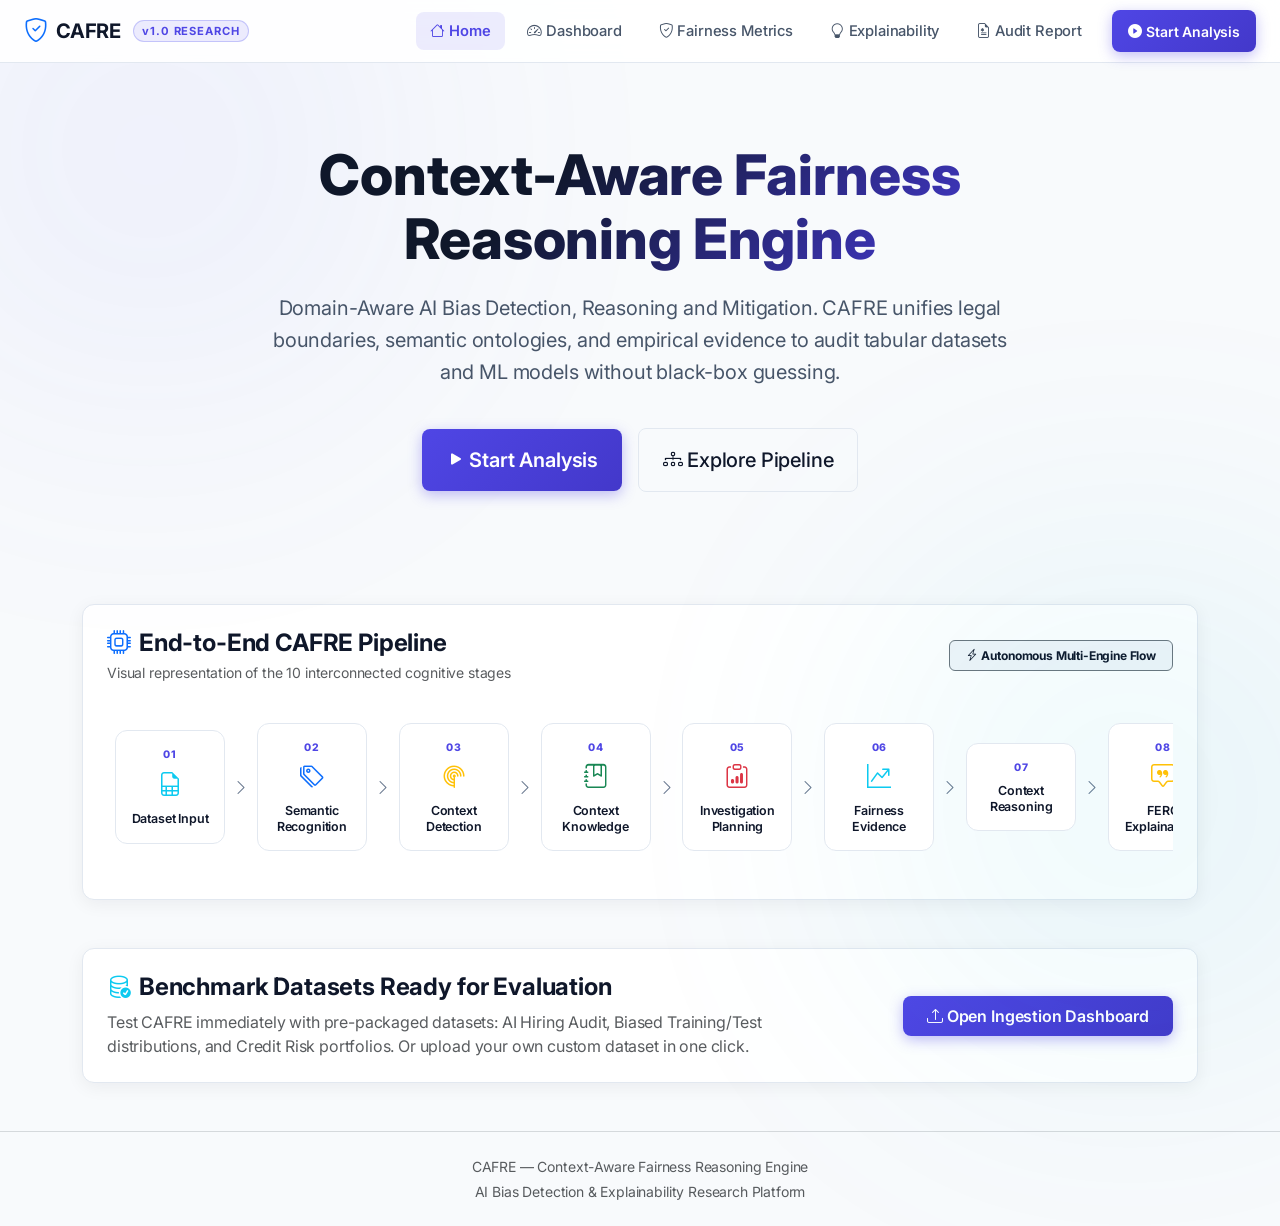
<file: frontend/index.html>
<!DOCTYPE html>
<html lang="en">
<head>
  <meta charset="UTF-8">
  <meta name="viewport" content="width=device-width, initial-scale=1.0">
  <title>CAFRE — Context-Aware Fairness Reasoning Engine</title>
  <meta name="description" content="Domain-Aware AI Bias Detection, Reasoning, and Mitigation Platform">
  
  <!-- Bootstrap 5 CSS & Icons via CDN -->
  <link href="https://cdn.jsdelivr.net/npm/bootstrap@5.3.3/dist/css/bootstrap.min.css" rel="stylesheet">
  <link href="https://cdn.jsdelivr.net/npm/bootstrap-icons@1.11.3/font/bootstrap-icons.min.css" rel="stylesheet">
  
  <!-- Custom Research Platform CSS -->
  <link rel="stylesheet" href="css/style.css">
</head>
<body>
  <!-- Ambient background glow effects -->
  <div class="bg-glow-orb orb-1"></div>
  <div class="bg-glow-orb orb-2"></div>

  <!-- Top Navigation -->
  <nav class="navbar navbar-expand-lg cafre-nav">
    <div class="container-fluid px-lg-4">
      <a class="navbar-brand d-flex align-items-center gap-2 text-white fw-bold" href="index.html">
        <i class="bi bi-shield-check text-primary fs-4"></i>
        <span>CAFRE</span>
        <span class="brand-badge ms-1">v1.0 RESEARCH</span>
      </a>

      <button class="navbar-toggler border-0 text-white" type="button" data-bs-toggle="collapse" data-bs-target="#topNav">
        <i class="bi bi-list fs-3"></i>
      </button>

      <div class="collapse navbar-collapse" id="topNav">
        <ul class="navbar-nav ms-auto align-items-center gap-2">
          <li class="nav-item"><a class="nav-link active" href="index.html"><i class="bi bi-house me-1"></i>Home</a></li>
          <li class="nav-item"><a class="nav-link" href="dashboard.html"><i class="bi bi-speedometer2 me-1"></i>Dashboard</a></li>
          <li class="nav-item"><a class="nav-link" href="analysis.html"><i class="bi bi-shield-check me-1"></i>Fairness Metrics</a></li>
          <li class="nav-item"><a class="nav-link" href="explainability.html"><i class="bi bi-lightbulb me-1"></i>Explainability</a></li>
          <li class="nav-item"><a class="nav-link" href="report.html"><i class="bi bi-file-earmark-medical me-1"></i>Audit Report</a></li>
          <li class="nav-item ms-lg-2">
            <a href="dashboard.html" class="btn btn-cafre-primary btn-sm px-3">
              <i class="bi bi-play-circle-fill me-1"></i>Start Analysis
            </a>
          </li>
        </ul>
      </div>
    </div>
  </nav>

  <!-- Hero Section -->
  <header class="hero-wrapper container">
    <h1 class="hero-title">Context-Aware Fairness<br>Reasoning Engine</h1>
    <p class="hero-subtitle">
      Domain-Aware AI Bias Detection, Reasoning and Mitigation. 
      CAFRE unifies legal boundaries, semantic ontologies, and empirical evidence to audit tabular datasets and ML models without black-box guessing.
    </p>

    <div class="d-flex justify-content-center align-items-center gap-3 flex-wrap">
      <a href="dashboard.html" class="btn btn-cafre-primary btn-lg px-4 py-3">
        <i class="bi bi-play-fill fs-5 me-1"></i>Start Analysis
      </a>
      <a href="#pipeline-section" class="btn btn-cafre-outline btn-lg px-4 py-3">
        <i class="bi bi-diagram-3 me-1"></i>Explore Pipeline
      </a>
    </div>
  </header>

  <!-- Visual Representation of CAFRE Pipeline -->
  <section id="pipeline-section" class="container my-5">
    <div class="card-cafre p-4">
      <div class="d-flex align-items-center justify-content-between flex-wrap gap-2 mb-3">
        <div>
          <h4 class="fw-bold mb-1 text-white"><i class="bi bi-cpu text-primary me-2"></i>End-to-End CAFRE Pipeline</h4>
          <p class="text-muted small mb-0">Visual representation of the 10 interconnected cognitive stages</p>
        </div>
        <span class="badge bg-dark border border-secondary px-3 py-2 text-info">
          <i class="bi bi-lightning-charge me-1"></i>Autonomous Multi-Engine Flow
        </span>
      </div>

      <!-- Connected Pipeline Nodes Flow -->
      <div class="pipeline-flow-container">
        <!-- 1. Dataset -->
        <div class="pipeline-node">
          <div class="node-num">01</div>
          <i class="bi bi-file-earmark-spreadsheet node-icon text-info"></i>
          <div class="node-title">Dataset Input</div>
        </div>

        <div class="pipeline-arrow"><i class="bi bi-chevron-right"></i></div>

        <!-- 2. Semantic Recognition -->
        <div class="pipeline-node">
          <div class="node-num">02</div>
          <i class="bi bi-tags node-icon text-primary"></i>
          <div class="node-title">Semantic Recognition</div>
        </div>

        <div class="pipeline-arrow"><i class="bi bi-chevron-right"></i></div>

        <!-- 3. Context Detection -->
        <div class="pipeline-node">
          <div class="node-num">03</div>
          <i class="bi bi-radar node-icon text-warning"></i>
          <div class="node-title">Context Detection</div>
        </div>

        <div class="pipeline-arrow"><i class="bi bi-chevron-right"></i></div>

        <!-- 4. Context Knowledge -->
        <div class="pipeline-node">
          <div class="node-num">04</div>
          <i class="bi bi-journal-bookmark node-icon text-success"></i>
          <div class="node-title">Context Knowledge</div>
        </div>

        <div class="pipeline-arrow"><i class="bi bi-chevron-right"></i></div>

        <!-- 5. Investigation Planning -->
        <div class="pipeline-node">
          <div class="node-num">05</div>
          <i class="bi bi-clipboard-data node-icon text-danger"></i>
          <div class="node-title">Investigation Planning</div>
        </div>

        <div class="pipeline-arrow"><i class="bi bi-chevron-right"></i></div>

        <!-- 6. Fairness Evidence -->
        <div class="pipeline-node">
          <div class="node-num">06</div>
          <i class="bi bi-graph-up-arrow node-icon text-info"></i>
          <div class="node-title">Fairness Evidence</div>
        </div>

        <div class="pipeline-arrow"><i class="bi bi-chevron-right"></i></div>

        <!-- 7. Context-Aware Reasoning -->
        <div class="pipeline-node">
          <div class="node-num">07</div>
          <i class="bi bi-brain node-icon text-primary"></i>
          <div class="node-title">Context Reasoning</div>
        </div>

        <div class="pipeline-arrow"><i class="bi bi-chevron-right"></i></div>

        <!-- 8. Explainability -->
        <div class="pipeline-node">
          <div class="node-num">08</div>
          <i class="bi bi-chat-square-quote node-icon text-warning"></i>
          <div class="node-title">FERC Explainability</div>
        </div>

        <div class="pipeline-arrow"><i class="bi bi-chevron-right"></i></div>

        <!-- 9. Bias Mitigation -->
        <div class="pipeline-node">
          <div class="node-num">09</div>
          <i class="bi bi-bandaid node-icon text-success"></i>
          <div class="node-title">Bias Mitigation</div>
        </div>

        <div class="pipeline-arrow"><i class="bi bi-chevron-right"></i></div>

        <!-- 10. Final Report -->
        <div class="pipeline-node">
          <div class="node-num">10</div>
          <i class="bi bi-file-earmark-check node-icon text-primary"></i>
          <div class="node-title">Final Report</div>
        </div>
      </div>
    </div>
  </section>

  <!-- Preloaded Benchmark Datasets Callout -->
  <section class="container my-5">
    <div class="card-cafre p-4">
      <div class="row align-items-center">
        <div class="col-lg-8">
          <h4 class="fw-bold text-white mb-2"><i class="bi bi-database-check text-info me-2"></i>Benchmark Datasets Ready for Evaluation</h4>
          <p class="text-muted mb-0">
            Test CAFRE immediately with pre-packaged datasets: AI Hiring Audit, Biased Training/Test distributions, and Credit Risk portfolios. Or upload your own custom dataset in one click.
          </p>
        </div>
        <div class="col-lg-4 text-lg-end mt-3 mt-lg-0">
          <a href="dashboard.html" class="btn btn-cafre-primary px-4 py-2">
            <i class="bi bi-upload me-1"></i>Open Ingestion Dashboard
          </a>
        </div>
      </div>
    </div>
  </section>

  <!-- Footer -->
  <footer class="border-top border-secondary border-opacity-25 py-4 mt-5 text-center text-muted small">
    <div class="container">
      <p class="mb-1">CAFRE — Context-Aware Fairness Reasoning Engine</p>
      <p class="mb-0 text-dim">AI Bias Detection &amp; Explainability Research Platform</p>
    </div>
  </footer>

  <!-- Bootstrap 5 JS Bundle -->
  <script src="https://cdn.jsdelivr.net/npm/bootstrap@5.3.3/dist/js/bootstrap.bundle.min.js"></script>
  <script src="js/api.js"></script>
  <script src="js/app.js"></script>
</body>
</html>
</file>
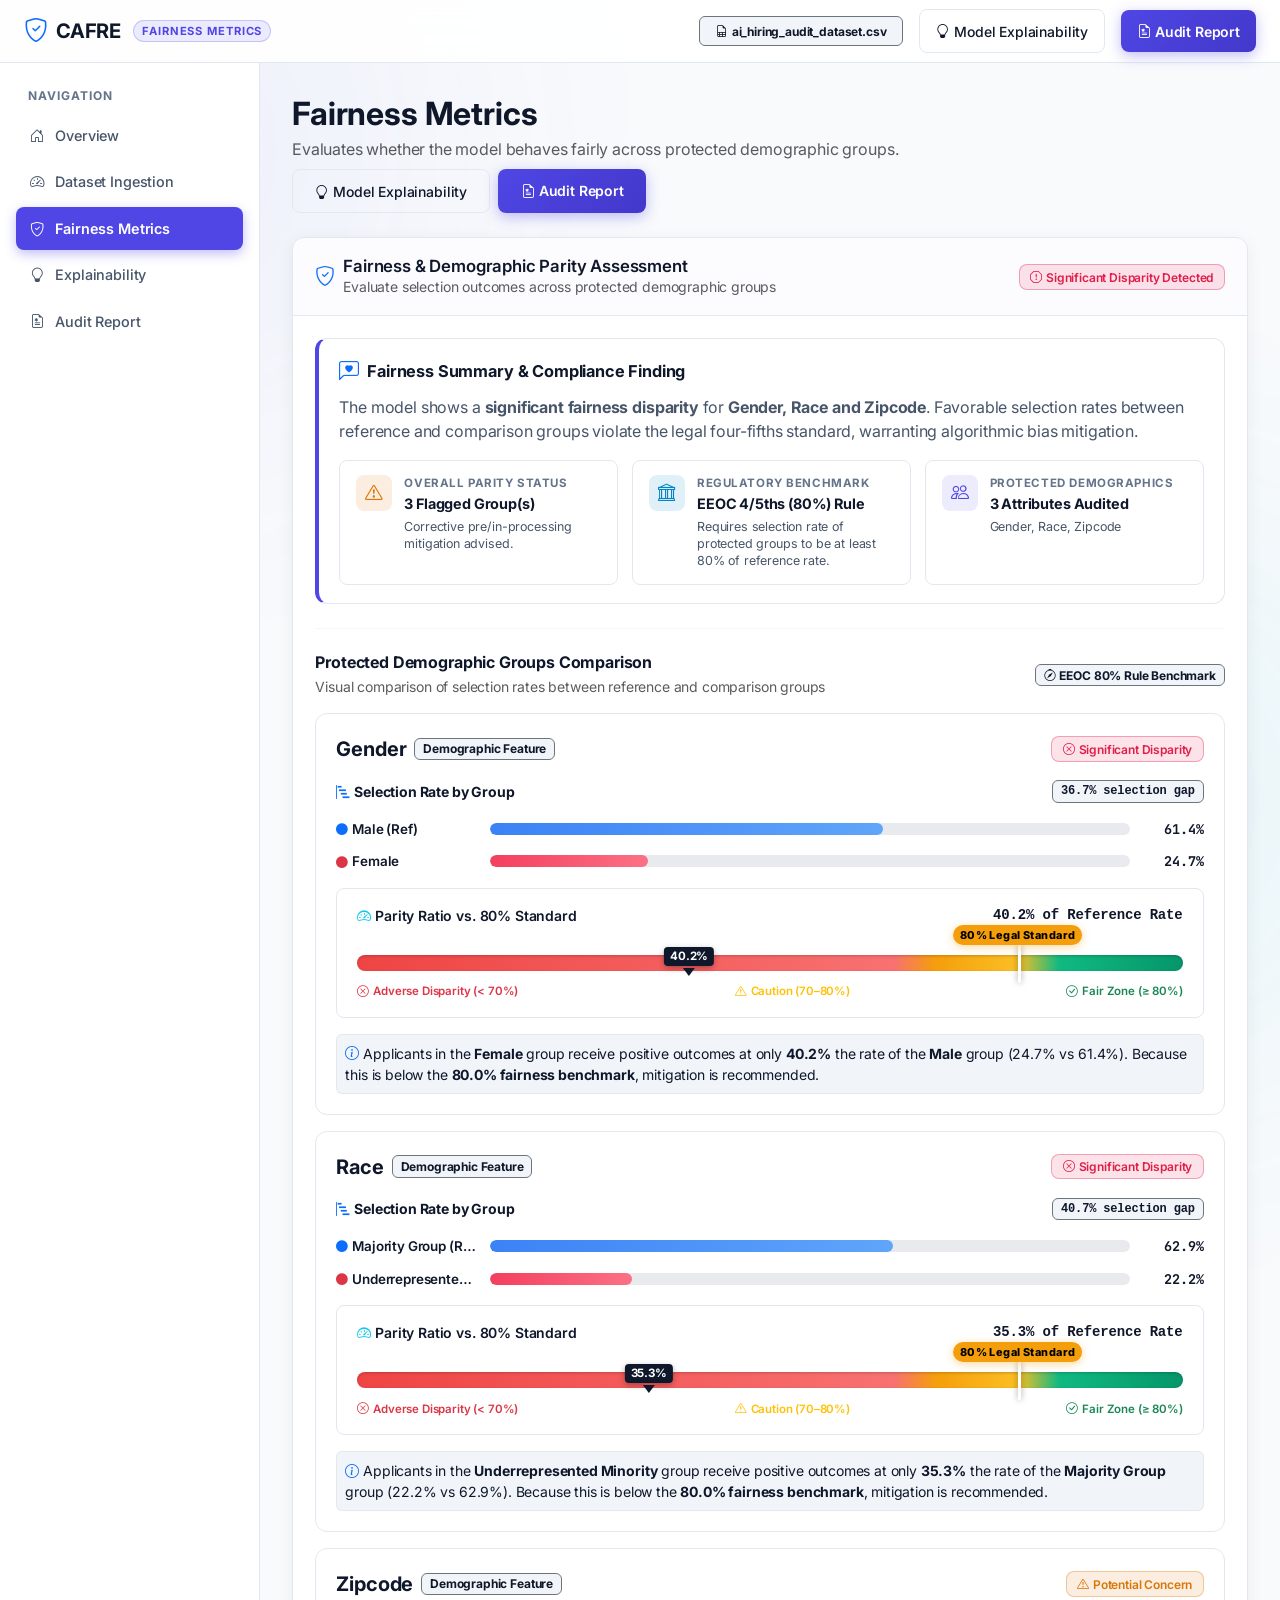
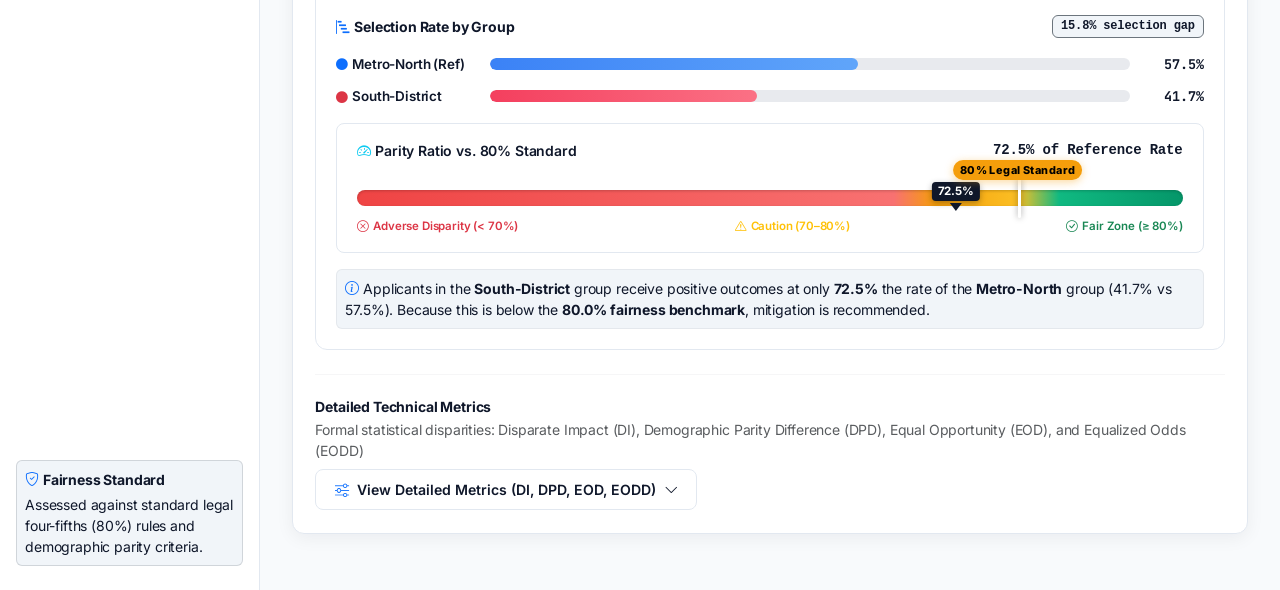
<file: frontend/analysis.html>
<!DOCTYPE html>
<html lang="en">
<head>
  <meta charset="UTF-8">
  <meta name="viewport" content="width=device-width, initial-scale=1.0">
  <title>CAFRE — Fairness Metrics</title>
  <meta name="description" content="Human-readable fairness assessment, group disparity visualization, and detailed metrics.">

  <!-- Bootstrap 5 CSS & Icons via CDN -->
  <link href="https://cdn.jsdelivr.net/npm/bootstrap@5.3.3/dist/css/bootstrap.min.css" rel="stylesheet">
  <link href="https://cdn.jsdelivr.net/npm/bootstrap-icons@1.11.3/font/bootstrap-icons.min.css" rel="stylesheet">

  <!-- Custom Research Platform CSS -->
  <link rel="stylesheet" href="css/style.css">
</head>
<body>
  <!-- Ambient background glow effects -->
  <div class="bg-glow-orb orb-1"></div>
  <div class="bg-glow-orb orb-2"></div>

  <!-- Top Navigation -->
  <nav class="navbar navbar-expand-lg cafre-nav">
    <div class="container-fluid px-lg-4">
      <div class="d-flex align-items-center gap-2">
        <button id="sidebar-toggle" class="btn btn-dark btn-sm d-lg-none text-muted">
          <i class="bi bi-list fs-5"></i>
        </button>
        <a class="navbar-brand d-flex align-items-center gap-2 text-white fw-bold" href="index.html">
          <i class="bi bi-shield-check text-primary fs-4"></i>
          <span>CAFRE</span>
          <span class="brand-badge ms-1">FAIRNESS METRICS</span>
        </a>
      </div>

      <div class="d-flex align-items-center gap-3">
        <span id="active-dataset-badge" class="badge bg-dark border border-secondary px-3 py-2 text-info d-none d-md-inline-block">
          <i class="bi bi-file-earmark-spreadsheet me-1"></i><span id="nav-dataset-name">dataset.csv</span>
        </span>
        <a href="explainability.html" class="btn btn-cafre-outline btn-sm px-3">
          <i class="bi bi-lightbulb me-1"></i>Model Explainability
        </a>
        <a href="report.html" class="btn btn-cafre-primary btn-sm px-3">
          <i class="bi bi-file-earmark-medical me-1"></i>Audit Report
        </a>
      </div>
    </div>
  </nav>

  <!-- App Wrapper: Sidebar + Content -->
  <div class="app-wrapper">
    <!-- Sidebar -->
    <aside class="app-sidebar">
      <div>
        <div class="sidebar-title">Navigation</div>
        <a href="index.html" class="sidebar-nav-item">
          <i class="bi bi-house-door"></i>
          <span>Overview</span>
        </a>
        <a href="dashboard.html" class="sidebar-nav-item">
          <i class="bi bi-speedometer2"></i>
          <span>Dataset Ingestion</span>
        </a>
        <a href="analysis.html" class="sidebar-nav-item active">
          <i class="bi bi-shield-check"></i>
          <span>Fairness Metrics</span>
        </a>
        <a href="explainability.html" class="sidebar-nav-item">
          <i class="bi bi-lightbulb"></i>
          <span>Explainability</span>
        </a>
        <a href="report.html" class="sidebar-nav-item">
          <i class="bi bi-file-earmark-medical"></i>
          <span>Audit Report</span>
        </a>
      </div>

      <div class="p-2 rounded bg-dark border border-secondary border-opacity-25 small text-muted mt-4">
        <div class="fw-bold text-white mb-1"><i class="bi bi-shield-check text-primary me-1"></i>Fairness Standard</div>
        <div>Assessed against standard legal four-fifths (80%) rules and demographic parity criteria.</div>
      </div>
    </aside>

    <!-- Main Content -->
    <main class="app-content">
      <!-- Empty State Warning if no analysis run yet -->
      <div id="no-analysis-alert" class="alert alert-warning border border-warning-subtle d-none mb-4">
        <div class="d-flex align-items-center justify-content-between flex-wrap gap-2">
          <div class="d-flex align-items-center gap-2">
            <i class="bi bi-exclamation-triangle-fill fs-4"></i>
            <div>
              <div class="fw-bold">No active analysis session found in memory.</div>
              <div class="small text-muted">Run a pipeline audit on the Ingestion Dashboard or load sample audit data.</div>
            </div>
          </div>
          <div class="d-flex gap-2">
            <button id="btn-load-demo" class="btn btn-warning btn-sm fw-bold">
              <i class="bi bi-lightning-charge-fill me-1"></i>Load Sample Audit
            </button>
            <a href="dashboard.html" class="btn btn-cafre-outline btn-sm">
              <i class="bi bi-play-fill me-1"></i>Go to Ingestion
            </a>
          </div>
        </div>
      </div>

      <!-- Page Header -->
      <div class="d-flex align-items-center justify-content-between flex-wrap gap-2 mb-4">
        <div>
          <h2 class="fw-bold text-white mb-1">Fairness Metrics</h2>
          <p class="text-muted mb-0">Evaluates whether the model behaves fairly across protected demographic groups.</p>
        </div>
        <div class="d-flex gap-2">
          <a href="explainability.html" class="btn btn-cafre-outline btn-sm">
            <i class="bi bi-lightbulb me-1"></i>Model Explainability
          </a>
          <a href="report.html" class="btn btn-cafre-primary btn-sm">
            <i class="bi bi-file-earmark-medical me-1"></i>Audit Report
          </a>
        </div>
      </div>

      <!-- Main Fairness Assessment Card -->
      <div class="card-cafre mb-4">
        <div class="card-cafre-header">
          <div class="d-flex align-items-center gap-2">
            <i class="bi bi-shield-check text-primary fs-5"></i>
            <div>
              <h5 class="mb-0 text-white">Fairness &amp; Demographic Parity Assessment</h5>
              <div class="text-muted small">Evaluate selection outcomes across protected demographic groups</div>
            </div>
          </div>
          <div id="overall-fairness-badge">
            <span class="badge badge-cafre-low">Evaluating...</span>
          </div>
        </div>
        <div class="card-cafre-body">

          <!-- 1. LEVEL 1: EXECUTIVE VERDICT & HUMAN-READABLE EXPLANATION -->
          <div class="human-explanation-box mb-4" id="fairness-verdict-box">
            <div class="d-flex align-items-center gap-2 mb-2">
              <i class="bi bi-chat-left-heart text-primary fs-5"></i>
              <h6 class="human-headline mb-0">Fairness Summary &amp; Compliance Finding</h6>
            </div>
            
            <p class="human-body-text fs-6 mb-3" id="fairness-human-explanation">
              Evaluating demographic parity and legal fairness criteria across dataset features...
            </p>

            <!-- 3 Summary KPI Cards for Non-Technical Users -->
            <div class="human-takeaways-grid" id="fairness-summary-kpis">
              <!-- Dynamically populated: Overall Status, Benchmark Standard, Audited Attributes -->
            </div>
          </div>

          <hr class="border-secondary border-opacity-25 my-4">

          <!-- 2. LEVEL 2: SIMPLE, HUMAN-READABLE FAIRNESS VISUALIZATIONS -->
          <div class="mb-4">
            <div class="d-flex align-items-center justify-content-between flex-wrap gap-2 mb-3">
              <div>
                <h6 class="fw-bold text-white mb-1">Protected Demographic Groups Comparison</h6>
                <p class="text-muted small mb-0">Visual comparison of selection rates between reference and comparison groups</p>
              </div>
              <span class="badge bg-dark border border-secondary text-info">
                <i class="bi bi-compass me-1"></i>EEOC 80% Rule Benchmark
              </span>
            </div>

            <!-- Dynamic visual cards: one card per protected attribute with side-by-side bars + 80% gauge -->
            <div id="fairness-visual-container" class="d-flex flex-column gap-3">
              <!-- Dynamically populated from analysis.js -->
            </div>
          </div>

          <hr class="border-secondary border-opacity-25 my-4">

          <!-- 3. LEVEL 3: EXPANDABLE "VIEW DETAILED METRICS" SECTION (DI, DPD, EOD, EODD) -->
          <div>
            <div class="d-flex align-items-center justify-content-between flex-wrap gap-2">
              <div>
                <h6 class="fw-bold text-white small mb-1">Detailed Technical Metrics</h6>
                <p class="text-muted small mb-0">Formal statistical disparities: Disparate Impact (DI), Demographic Parity Difference (DPD), Equal Opportunity (EOD), and Equalized Odds (EODD)</p>
              </div>
              <button class="btn btn-toggle-expand" type="button" data-bs-toggle="collapse" data-bs-target="#detailed-metrics-panel" aria-expanded="false" id="btn-toggle-detailed-metrics">
                <i class="bi bi-sliders text-primary"></i>
                <span id="detailed-metrics-btn-text">View Detailed Metrics (DI, DPD, EOD, EODD)</span>
                <i class="bi bi-chevron-down chevron-icon" id="detailed-caret"></i>
              </button>
            </div>

            <div class="collapse mt-3" id="detailed-metrics-panel">
              <div class="technical-details-panel">
                
                <!-- Metric Explainer Primer Cards (DI, DPD, EOD, EODD) -->
                <div class="metric-primer-container">
                  <div class="metric-primer-card">
                    <span class="metric-primer-badge">DI METRIC</span>
                    <div class="metric-primer-name">Disparate Impact (DI)</div>
                    <div class="metric-primer-formula">DI = Rate<sub>unpriv</sub> / Rate<sub>priv</sub></div>
                    <p class="metric-primer-text">Ratio of positive outcomes between groups. Under EEOC guidelines, values below <strong>0.80 (80%)</strong> indicate potential adverse impact.</p>
                  </div>
                  <div class="metric-primer-card">
                    <span class="metric-primer-badge">DPD METRIC</span>
                    <div class="metric-primer-name">Demographic Parity Diff</div>
                    <div class="metric-primer-formula">DPD = |Rate<sub>priv</sub> - Rate<sub>unpriv</sub>|</div>
                    <p class="metric-primer-text">Absolute difference in approval probability. Ideal parity is <strong>0.00</strong>. Values exceeding <strong>0.10 - 0.20</strong> signify substantial disparity.</p>
                  </div>
                  <div class="metric-primer-card">
                    <span class="metric-primer-badge">EOD METRIC</span>
                    <div class="metric-primer-name">Equal Opportunity Diff</div>
                    <div class="metric-primer-formula">EOD = |TPR<sub>priv</sub> - TPR<sub>unpriv</sub>|</div>
                    <p class="metric-primer-text">Difference in True Positive Rates (TPR). Verifies whether qualified individuals from all groups enjoy an equal chance of favorable outcomes.</p>
                  </div>
                  <div class="metric-primer-card">
                    <span class="metric-primer-badge">EODD METRIC</span>
                    <div class="metric-primer-name">Equalized Odds Diff</div>
                    <div class="metric-primer-formula">EODD = max(|&Delta;TPR|, |&Delta;FPR|)</div>
                    <p class="metric-primer-text">Comprehensive fairness test evaluating parity across both positive error (TPR) and negative false alarm (FPR) rates between groups.</p>
                  </div>
                </div>

                <!-- Table Header with Attribute Filter -->
                <div class="d-flex align-items-center justify-content-between flex-wrap gap-2 mb-3">
                  <div class="d-flex align-items-center gap-2">
                    <i class="bi bi-table text-primary"></i>
                    <h6 class="fw-bold text-white small mb-0">Standardized Statistical Fairness Table</h6>
                  </div>
                  <div class="d-flex align-items-center gap-2">
                    <input type="text" id="detailed-attr-search" class="form-control form-control-sm bg-dark text-white border-secondary" placeholder="Filter attribute..." style="max-width: 180px;">
                  </div>
                </div>

                <!-- Numerical Metrics Table: DI, DPD, EOD, EODD -->
                <div class="table-responsive mb-4">
                  <table class="table-cafre mb-0" id="detailed-metrics-table">
                    <thead>
                      <tr>
                        <th>Protected Attribute</th>
                        <th>Metric &amp; Abbreviation</th>
                        <th>Numerical Value</th>
                        <th>Standard Threshold</th>
                        <th>Interpretation / Status</th>
                      </tr>
                    </thead>
                    <tbody id="detailed-metrics-tbody">
                      <!-- Dynamically populated with DI, DPD, EOD, EODD -->
                    </tbody>
                  </table>
                </div>

                <!-- Group-Level Rate & Confusion Matrix Sub-Table -->
                <div class="d-flex align-items-center gap-2 mb-2">
                  <i class="bi bi-pie-chart text-info"></i>
                  <h6 class="fw-bold text-white small mb-0">Demographic Group Selection &amp; Error Rate Breakdown</h6>
                </div>
                <div class="table-responsive">
                  <table class="table-cafre mb-0" id="group-breakdown-table">
                    <thead>
                      <tr>
                        <th>Attribute</th>
                        <th>Reference Group (Privileged)</th>
                        <th>Comparison Group (Unprivileged)</th>
                        <th>Selection Rate Ratio</th>
                        <th>TPR Gap (True Pos)</th>
                        <th>FPR Gap (False Pos)</th>
                      </tr>
                    </thead>
                    <tbody id="group-breakdown-tbody">
                      <!-- Dynamically populated from analysis.js -->
                    </tbody>
                  </table>
                </div>

              </div>
            </div>
          </div>

        </div>
      </div>
    </main>
  </div>

  <!-- Bootstrap 5 JS Bundle -->
  <script src="https://cdn.jsdelivr.net/npm/bootstrap@5.3.3/dist/js/bootstrap.bundle.min.js"></script>
  <script src="js/api.js"></script>
  <script src="js/app.js"></script>
  <script src="js/analysis.js"></script>
</body>
</html>
</file>
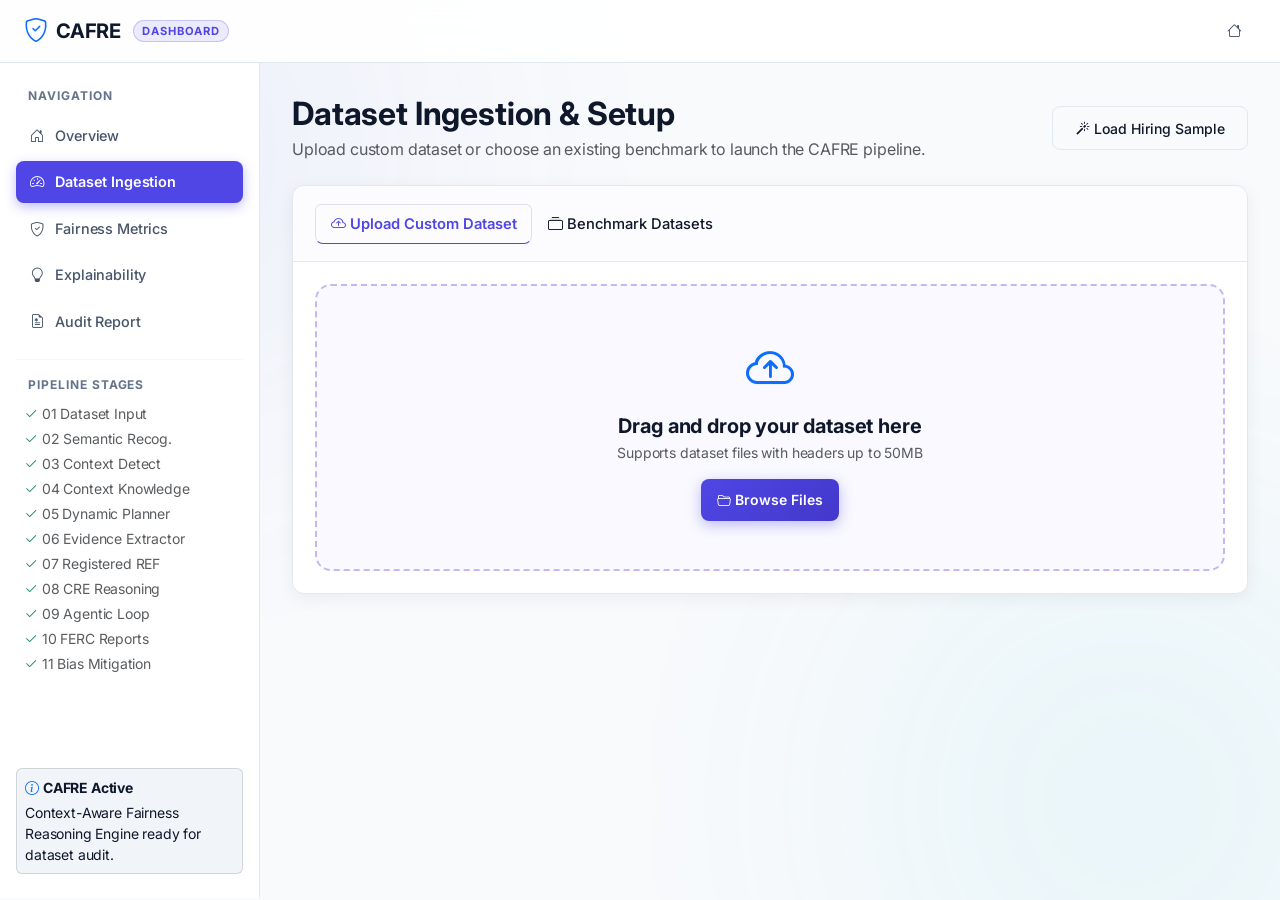
<file: frontend/dashboard.html>
<!DOCTYPE html>
<html lang="en">
<head>
  <meta charset="UTF-8">
  <meta name="viewport" content="width=device-width, initial-scale=1.0">
  <title>CAFRE Dashboard — Ingestion &amp; Pipeline Control</title>
  <meta name="description" content="CAFRE Dataset Upload, Preview, and Analysis Control Center">

  <!-- Bootstrap 5 CSS & Icons via CDN -->
  <link href="https://cdn.jsdelivr.net/npm/bootstrap@5.3.3/dist/css/bootstrap.min.css" rel="stylesheet">
  <link href="https://cdn.jsdelivr.net/npm/bootstrap-icons@1.11.3/font/bootstrap-icons.min.css" rel="stylesheet">
  
  <!-- Custom Research CSS -->
  <link rel="stylesheet" href="css/style.css">
</head>
<body>
  <!-- Ambient background glow effects -->
  <div class="bg-glow-orb orb-1"></div>
  <div class="bg-glow-orb orb-2"></div>

  <!-- Top Navigation -->
  <nav class="navbar navbar-expand-lg cafre-nav">
    <div class="container-fluid px-lg-4">
      <div class="d-flex align-items-center gap-2">
        <button id="sidebar-toggle" class="btn btn-dark btn-sm d-lg-none text-muted">
          <i class="bi bi-list fs-5"></i>
        </button>
        <a class="navbar-brand d-flex align-items-center gap-2 text-white fw-bold" href="index.html">
          <i class="bi bi-shield-check text-primary fs-4"></i>
          <span>CAFRE</span>
          <span class="brand-badge ms-1">DASHBOARD</span>
        </a>
      </div>

      <div class="d-flex align-items-center gap-3">
        <a href="index.html" class="nav-link text-muted d-none d-md-block" title="Home"><i class="bi bi-house"></i></a>
      </div>
    </div>
  </nav>

  <!-- App Wrapper: Sidebar + Content -->
  <div class="app-wrapper">
    <!-- Sidebar -->
    <aside class="app-sidebar">
      <div>
        <div class="sidebar-title">Navigation</div>
        <a href="index.html" class="sidebar-nav-item">
          <i class="bi bi-house-door"></i>
          <span>Overview</span>
        </a>
        <a href="dashboard.html" class="sidebar-nav-item active">
          <i class="bi bi-speedometer2"></i>
          <span>Dataset Ingestion</span>
        </a>
        <a href="analysis.html" class="sidebar-nav-item">
          <i class="bi bi-shield-check"></i>
          <span>Fairness Metrics</span>
        </a>
        <a href="explainability.html" class="sidebar-nav-item">
          <i class="bi bi-lightbulb"></i>
          <span>Explainability</span>
        </a>
        <a href="report.html" class="sidebar-nav-item">
          <i class="bi bi-file-earmark-medical"></i>
          <span>Audit Report</span>
        </a>

        <hr class="border-secondary border-opacity-25 my-3">

        <div class="sidebar-title">Pipeline Stages</div>
        <div class="d-flex flex-column gap-1 text-muted small px-2">
          <div><i class="bi bi-check2 text-success me-1"></i>01 Dataset Input</div>
          <div><i class="bi bi-check2 text-success me-1"></i>02 Semantic Recog.</div>
          <div><i class="bi bi-check2 text-success me-1"></i>03 Context Detect</div>
          <div><i class="bi bi-check2 text-success me-1"></i>04 Context Knowledge</div>
          <div><i class="bi bi-check2 text-success me-1"></i>05 Dynamic Planner</div>
          <div><i class="bi bi-check2 text-success me-1"></i>06 Evidence Extractor</div>
          <div><i class="bi bi-check2 text-success me-1"></i>07 Registered REF</div>
          <div><i class="bi bi-check2 text-success me-1"></i>08 CRE Reasoning</div>
          <div><i class="bi bi-check2 text-success me-1"></i>09 Agentic Loop</div>
          <div><i class="bi bi-check2 text-success me-1"></i>10 FERC Reports</div>
          <div><i class="bi bi-check2 text-success me-1"></i>11 Bias Mitigation</div>
        </div>
      </div>

      <div class="p-2 rounded bg-dark border border-secondary border-opacity-25 small text-muted">
        <div class="fw-bold text-white mb-1"><i class="bi bi-info-circle me-1 text-primary"></i>CAFRE Active</div>
        <div>Context-Aware Fairness Reasoning Engine ready for dataset audit.</div>
      </div>
    </aside>

    <!-- Main Content -->
    <main class="app-content">
      <!-- Header Banner -->
      <div class="d-flex align-items-center justify-content-between flex-wrap gap-2 mb-4">
        <div>
          <h2 class="fw-bold text-white mb-1">Dataset Ingestion &amp; Setup</h2>
          <p class="text-muted mb-0">Upload custom dataset or choose an existing benchmark to launch the CAFRE pipeline.</p>
        </div>
        <div class="d-flex gap-2">
          <button id="btn-quick-sample" class="btn btn-cafre-outline btn-sm">
            <i class="bi bi-magic me-1"></i>Load Hiring Sample
          </button>
        </div>
      </div>

      <!-- Ingestion Source Tabs: Upload vs Sample Benchmark -->
      <div class="card-cafre mb-4">
        <div class="card-cafre-header">
          <ul class="nav nav-tabs border-0 card-header-tabs" id="ingestionTabs" role="tablist">
            <li class="nav-item">
              <button class="nav-link active text-white" id="upload-tab" data-bs-toggle="tab" data-bs-target="#tab-upload" type="button">
                <i class="bi bi-cloud-arrow-up me-1"></i>Upload Custom Dataset
              </button>
            </li>
            <li class="nav-item">
              <button class="nav-link text-white" id="sample-tab" data-bs-toggle="tab" data-bs-target="#tab-sample" type="button">
                <i class="bi bi-collection me-1"></i>Benchmark Datasets
              </button>
            </li>
          </ul>
        </div>

        <div class="card-cafre-body">
          <div class="tab-content" id="ingestionTabContent">
            <!-- TAB 1: Upload Dataset -->
            <div class="tab-pane fade show active" id="tab-upload" role="tabpanel">
              <div id="dropzone" class="upload-dropzone">
                <i class="bi bi-cloud-arrow-up text-primary" style="font-size: 3rem;"></i>
                <h5 class="fw-bold text-white mt-2 mb-1">Drag and drop your dataset here</h5>
                <p class="text-muted small mb-3">Supports dataset files with headers up to 50MB</p>
                <input type="file" id="file-input" accept=".csv, .xlsx, .xls" class="d-none">
                <button type="button" class="btn btn-cafre-primary btn-sm px-3" onclick="document.getElementById('file-input').click()">
                  <i class="bi bi-folder2-open me-1"></i>Browse Files
                </button>
              </div>

              <!-- File details bar (shown after file selection) -->
              <div id="file-details-bar" class="d-none mt-3 p-3 rounded bg-dark border border-secondary border-opacity-25 d-flex align-items-center justify-content-between flex-wrap gap-2">
                <div class="d-flex align-items-center gap-2">
                  <i class="bi bi-file-earmark-spreadsheet text-info fs-4"></i>
                  <div>
                    <div id="upload-filename" class="fw-bold text-white">dataset.csv</div>
                    <div id="upload-filesize" class="text-muted small">0 KB</div>
                  </div>
                </div>
                <div class="d-flex gap-2">
                  <span id="upload-status-badge" class="badge bg-success-subtle text-success d-flex align-items-center px-2">Ready</span>
                </div>
              </div>
            </div>

            <!-- TAB 2: Sample Datasets -->
            <div class="tab-pane fade" id="tab-sample" role="tabpanel">
              <div class="row g-3" id="sample-datasets-grid">
                <div class="col-12 text-center py-4 text-muted">
                  <div class="spinner-border spinner-border-sm text-primary me-2" role="status"></div>
                  Loading benchmark datasets...
                </div>
              </div>
            </div>
          </div>
        </div>
      </div>

      <!-- Dataset Statistics Summary Row (Initially Hidden until selected) -->
      <div id="dataset-summary-row" class="row g-3 mb-4 d-none">
        <div class="col-md-3 col-6">
          <div class="stat-card">
            <div class="stat-label">
              <span>Total Rows</span>
              <i class="bi bi-list-ol text-primary"></i>
            </div>
            <div id="stat-rows" class="stat-value">0</div>
            <div class="stat-subtext">Observations</div>
          </div>
        </div>

        <div class="col-md-3 col-6">
          <div class="stat-card">
            <div class="stat-label">
              <span>Total Columns</span>
              <i class="bi bi-columns text-cyan-accent"></i>
            </div>
            <div id="stat-cols" class="stat-value">0</div>
            <div class="stat-subtext">Features &amp; Outcomes</div>
          </div>
        </div>

        <div class="col-md-3 col-6">
          <div class="stat-card">
            <div class="stat-label">
              <span>File Size</span>
              <i class="bi bi-hdd text-info"></i>
            </div>
            <div id="stat-size" class="stat-value">0 KB</div>
            <div class="stat-subtext">In-memory buffer</div>
          </div>
        </div>

        <div class="col-md-3 col-6">
          <div class="stat-card">
            <div class="stat-label">
              <span>Missing Values</span>
              <i class="bi bi-patch-question text-warning"></i>
            </div>
            <div id="stat-missing" class="stat-value">0%</div>
            <div class="stat-subtext">Dataset completeness</div>
          </div>
        </div>
      </div>

      <!-- Dataset Tabular Preview Card -->
      <div id="dataset-preview-card" class="card-cafre mb-4 d-none">
        <div class="card-cafre-header">
          <div class="d-flex align-items-center gap-2">
            <i class="bi bi-table text-primary"></i>
            <h5 class="mb-0 text-white">Dataset Preview (First 15 Rows)</h5>
          </div>
          <span id="preview-col-count" class="badge bg-dark border border-secondary text-muted">0 columns</span>
        </div>
        <div class="card-cafre-body p-0">
          <div class="table-responsive" style="max-height: 400px;">
            <table class="table-cafre" id="preview-table">
              <thead>
                <tr id="preview-table-headers"></tr>
              </thead>
              <tbody id="preview-table-body"></tbody>
            </table>
          </div>
        </div>
      </div>

      <!-- Analysis Execution Setup Card -->
      <div id="analysis-setup-card" class="card-cafre mb-4 d-none">
        <div class="card-cafre-body">
          <div class="d-flex justify-content-between align-items-center flex-wrap gap-2">
            <div class="text-muted">
              <i class="bi bi-shield-lock text-primary me-1"></i>
              CAFRE will autonomously detect target, context, and run all 11 stages.
            </div>
            <button id="btn-start-pipeline" class="btn btn-cafre-primary btn-lg px-4">
              <i class="bi bi-play-circle-fill me-2"></i>Execute CAFRE Pipeline
            </button>
          </div>
        </div>
      </div>
    </main>
  </div>

  <!-- Real-Time Pipeline Progress Modal -->
  <div class="modal fade" id="pipelineProgressModal" data-bs-backdrop="static" data-bs-keyboard="false" tabindex="-1">
    <div class="modal-dialog modal-dialog-centered modal-lg">
      <div class="modal-content">
        <div class="modal-header">
          <h5 class="modal-title fw-bold text-white d-flex align-items-center gap-2">
            <span class="spinner-border spinner-border-sm text-primary" role="status"></span>
            <span>Executing CAFRE Fairness Pipeline</span>
          </h5>
        </div>
        <div class="modal-body p-4">
          <!-- Main Progress Bar -->
          <div class="d-flex justify-content-between align-items-center mb-2">
            <span id="modal-step-name" class="fw-semibold text-white">Initializing pipeline...</span>
            <span id="modal-progress-percent" class="fw-bold text-primary">0%</span>
          </div>
          <div class="progress-cafre mb-4">
            <div id="modal-progress-bar" class="progress-bar" style="width: 0%;"></div>
          </div>

          <!-- Live Step Badge Tracker -->
          <div class="p-3 rounded bg-dark border border-secondary border-opacity-25 mb-3">
            <div class="d-flex justify-content-between text-muted small mb-2">
              <span class="fw-bold text-white">Current Stage:</span>
              <span id="modal-step-counter">Step 0/11</span>
            </div>
            <div id="modal-substep-desc" class="text-info small">Preparing in-memory models and ontology...</div>
          </div>

          <!-- Live Terminal Output -->
          <div class="terminal-box" id="modal-terminal-logs">
            <div class="terminal-line text-muted">[System] Ready to capture execution logs...</div>
          </div>
        </div>
        <div class="modal-footer">
          <button id="btn-view-results" class="btn btn-cafre-primary d-none" onclick="window.location.href='analysis.html'">
            <i class="bi bi-arrow-right-circle me-1"></i>View Full Analysis &amp; Reports
          </button>
        </div>
      </div>
    </div>
  </div>

  <!-- Bootstrap 5 JS Bundle -->
  <script src="https://cdn.jsdelivr.net/npm/bootstrap@5.3.3/dist/js/bootstrap.bundle.min.js"></script>
  <script src="js/api.js"></script>
  <script src="js/app.js"></script>
  <script src="js/dashboard.js"></script>
</body>
</html>
</file>
<file: frontend/css/style.css>
/* 
 * CAFRE — Context-Aware Fairness Reasoning Engine
 * Research-Grade Multi-Theme UI Stylesheet
 * Integrates with Bootstrap 5
 */

@import url('https://fonts.googleapis.com/css2?family=Inter:wght@300;400;500;600;700;800&family=JetBrains+Mono:wght@400;500;600&display=swap');

/* ==========================================================================
   THEME DEFINITIONS: Light Research (Default), Midnight, OLED, Classic Dark
   ========================================================================== */

/* 1. LIGHT RESEARCH THEME (DEFAULT) */
:root,
[data-theme="light"] {
  --font-sans: 'Inter', -apple-system, BlinkMacSystemFont, "Segoe UI", Roboto, sans-serif;
  --font-mono: 'JetBrains Mono', monospace;

  /* Colors */
  --bg-dark: #f8fafc;
  --bg-surface: #ffffff;
  --bg-card: #ffffff;
  --bg-card-hover: #f1f5f9;
  --bg-glass: rgba(255, 255, 255, 0.88);
  
  --border-subtle: #e2e8f0;
  --border-focus: rgba(79, 70, 229, 0.45);
  --border-glow: 0 0 15px rgba(79, 70, 229, 0.15);

  --primary: #4f46e5;
  --primary-hover: #4338ca;
  --primary-soft: rgba(79, 70, 229, 0.1);
  --cyan-accent: #0284c7;
  --cyan-soft: rgba(2, 132, 199, 0.12);

  --success: #059669;
  --success-soft: rgba(5, 150, 105, 0.12);
  --warning: #d97706;
  --warning-soft: rgba(217, 119, 6, 0.12);
  --danger: #e11d48;
  --danger-soft: rgba(225, 29, 72, 0.12);
  --info: #0284c7;

  --text-main: #0f172a;
  --text-muted: #475569;
  --text-dim: #64748b;
  --text-contrast: #ffffff;

  --hero-gradient: linear-gradient(135deg, #0f172a 40%, #4338ca 80%, #0284c7 100%);
  --orb-opacity: 0.08;
  --card-shadow: 0 4px 18px rgba(15, 23, 42, 0.06);

  --radius-sm: 8px;
  --radius-md: 12px;
  --radius-lg: 16px;
  --radius-xl: 20px;
}

/* 2. DEEP MIDNIGHT INDIGO THEME */
[data-theme="midnight"] {
  --bg-dark: #070b19;
  --bg-surface: #0c1228;
  --bg-card: #111a38;
  --bg-card-hover: #17234a;
  --bg-glass: rgba(17, 26, 56, 0.85);

  --border-subtle: rgba(99, 102, 241, 0.18);
  --border-focus: rgba(99, 102, 241, 0.55);
  --border-glow: 0 0 20px rgba(99, 102, 241, 0.35);

  --primary: #6366f1;
  --primary-hover: #4f46e5;
  --primary-soft: rgba(99, 102, 241, 0.2);
  --cyan-accent: #06b6d4;
  --cyan-soft: rgba(6, 182, 212, 0.18);

  --success: #10b981;
  --success-soft: rgba(16, 185, 129, 0.18);
  --warning: #f59e0b;
  --warning-soft: rgba(245, 158, 11, 0.18);
  --danger: #f43f5e;
  --danger-soft: rgba(244, 63, 94, 0.18);
  --info: #38bdf8;

  --text-main: #f8fafc;
  --text-muted: #94a3b8;
  --text-dim: #64748b;
  --text-contrast: #ffffff;

  --hero-gradient: linear-gradient(135deg, #ffffff 40%, #a5b4fc 80%, #38bdf8 100%);
  --orb-opacity: 0.22;
  --card-shadow: 0 4px 24px rgba(0, 0, 0, 0.45);
}

/* 3. OLED PITCH BLACK THEME */
[data-theme="oled"] {
  --bg-dark: #000000;
  --bg-surface: #0a0a0a;
  --bg-card: #121212;
  --bg-card-hover: #1a1a1a;
  --bg-glass: rgba(18, 18, 18, 0.9);

  --border-subtle: rgba(255, 255, 255, 0.12);
  --border-focus: rgba(255, 255, 255, 0.4);
  --border-glow: 0 0 15px rgba(255, 255, 255, 0.2);

  --primary: #818cf8;
  --primary-hover: #6366f1;
  --primary-soft: rgba(129, 140, 248, 0.15);
  --cyan-accent: #22d3ee;
  --cyan-soft: rgba(34, 211, 238, 0.15);

  --success: #34d399;
  --success-soft: rgba(52, 211, 153, 0.15);
  --warning: #fbbf24;
  --warning-soft: rgba(251, 191, 36, 0.15);
  --danger: #fb7185;
  --danger-soft: rgba(251, 113, 133, 0.15);
  --info: #38bdf8;

  --text-main: #ffffff;
  --text-muted: #a3a3a3;
  --text-dim: #737373;
  --text-contrast: #000000;

  --hero-gradient: linear-gradient(135deg, #ffffff 30%, #e2e8f0 75%, #818cf8 100%);
  --orb-opacity: 0.12;
  --card-shadow: 0 4px 20px rgba(0, 0, 0, 0.8);
}

/* 4. CLASSIC DARK THEME */
[data-theme="dark"] {
  --bg-dark: #090d16;
  --bg-surface: #0f172a;
  --bg-card: #151f32;
  --bg-card-hover: #1c2a44;
  --bg-glass: rgba(21, 31, 50, 0.75);

  --border-subtle: rgba(255, 255, 255, 0.08);
  --border-focus: rgba(99, 102, 241, 0.45);
  --border-glow: 0 0 15px rgba(99, 102, 241, 0.25);

  --primary: #6366f1;
  --primary-hover: #4f46e5;
  --primary-soft: rgba(99, 102, 241, 0.15);
  --cyan-accent: #06b6d4;
  --cyan-soft: rgba(6, 182, 212, 0.15);

  --success: #10b981;
  --success-soft: rgba(16, 185, 129, 0.15);
  --warning: #f59e0b;
  --warning-soft: rgba(245, 158, 11, 0.15);
  --danger: #f43f5e;
  --danger-soft: rgba(244, 63, 94, 0.15);
  --info: #38bdf8;

  --text-main: #f8fafc;
  --text-muted: #94a3b8;
  --text-dim: #64748b;
  --text-contrast: #ffffff;

  --hero-gradient: linear-gradient(135deg, #ffffff 40%, #a5b4fc 80%, #38bdf8 100%);
  --orb-opacity: 0.16;
  --card-shadow: 0 4px 20px rgba(0, 0, 0, 0.35);
}

/* ==========================================================================
   GLOBAL BASE STYLES
   ========================================================================== */

body {
  font-family: var(--font-sans);
  background-color: var(--bg-dark);
  color: var(--text-main);
  min-height: 100vh;
  margin: 0;
  padding: 0;
  overflow-x: hidden;
  letter-spacing: -0.01em;
  transition: background-color 0.25s ease, color 0.25s ease;
}

code, pre {
  font-family: var(--font-mono);
}

/* Theme-adaptive text-white overrides in Light mode */
[data-theme="light"] .text-white {
  color: var(--text-main) !important;
}

[data-theme="light"] .bg-dark {
  background-color: #f1f5f9 !important;
  color: var(--text-main) !important;
}

[data-theme="light"] .btn-close-white {
  filter: none !important;
}

/* Ambient glow orbs */
.bg-glow-orb {
  position: fixed;
  width: 500px;
  height: 500px;
  border-radius: 50%;
  pointer-events: none;
  z-index: 0;
  filter: blur(140px);
  opacity: var(--orb-opacity);
  transition: opacity 0.3s ease;
}
.orb-1 { top: -100px; left: -100px; background: #6366f1; }
.orb-2 { bottom: -150px; right: -100px; background: #06b6d4; }

/* ==========================================================================
   NAVBAR & HEADER
   ========================================================================== */

.cafre-nav {
  background: var(--bg-glass);
  backdrop-filter: blur(16px);
  -webkit-backdrop-filter: blur(16px);
  border-bottom: 1px solid var(--border-subtle);
  position: sticky;
  top: 0;
  z-index: 1040;
  transition: all 0.2s ease;
}

.brand-badge {
  font-size: 0.7rem;
  font-weight: 700;
  letter-spacing: 0.08em;
  padding: 2px 8px;
  border-radius: 999px;
  background: var(--primary-soft);
  color: var(--primary);
  border: 1px solid rgba(99, 102, 241, 0.3);
}

.nav-link {
  color: var(--text-muted) !important;
  font-weight: 500;
  font-size: 0.92rem;
  padding: 0.5rem 0.9rem !important;
  border-radius: var(--radius-sm);
  transition: all 0.15s ease;
}
.nav-link:hover {
  color: var(--text-main) !important;
  background: rgba(99, 102, 241, 0.06);
}
.nav-link.active {
  color: var(--primary) !important;
  background: var(--primary-soft);
  font-weight: 600;
}

/* Theme Switcher Button & Dropdown */
.theme-switcher-btn {
  background: var(--bg-card);
  border: 1px solid var(--border-subtle);
  color: var(--text-main);
  padding: 0.4rem 0.8rem;
  border-radius: var(--radius-sm);
  font-size: 0.85rem;
  font-weight: 500;
  display: flex;
  align-items: center;
  gap: 0.4rem;
  transition: all 0.15s ease;
}
.theme-switcher-btn:hover {
  background: var(--bg-card-hover);
  border-color: var(--primary);
  color: var(--text-main);
}
.theme-dropdown-menu {
  background: var(--bg-card);
  border: 1px solid var(--border-subtle);
  border-radius: var(--radius-md);
  box-shadow: 0 10px 30px rgba(0, 0, 0, 0.2);
  padding: 0.5rem;
  min-width: 190px;
}
.theme-dropdown-item {
  display: flex;
  align-items: center;
  gap: 0.6rem;
  padding: 0.55rem 0.85rem;
  color: var(--text-main);
  border-radius: var(--radius-sm);
  font-size: 0.85rem;
  font-weight: 500;
  cursor: pointer;
  transition: all 0.15s ease;
}
.theme-dropdown-item:hover {
  background: var(--primary-soft);
  color: var(--primary);
}
.theme-dropdown-item.active {
  background: var(--primary);
  color: #fff !important;
  font-weight: 600;
}

/* ==========================================================================
   DASHBOARD SHELL LAYOUT
   ========================================================================== */

.app-wrapper {
  display: flex;
  min-height: calc(100vh - 65px);
  position: relative;
  z-index: 1;
}

.app-sidebar {
  width: 260px;
  flex-shrink: 0;
  background: var(--bg-surface);
  border-right: 1px solid var(--border-subtle);
  padding: 1.5rem 1rem;
  display: flex;
  flex-direction: column;
  justify-content: space-between;
  transition: background-color 0.25s ease, border-color 0.25s ease;
}

.app-content {
  flex-grow: 1;
  padding: 2rem;
  overflow-y: auto;
  max-width: 1400px;
  margin: 0 auto;
}

.sidebar-title {
  font-size: 0.75rem;
  text-transform: uppercase;
  letter-spacing: 0.08em;
  color: var(--text-dim);
  margin-bottom: 0.6rem;
  padding-left: 0.75rem;
  font-weight: 700;
}

.sidebar-nav-item {
  display: flex;
  align-items: center;
  gap: 0.75rem;
  padding: 0.65rem 0.85rem;
  color: var(--text-muted);
  text-decoration: none;
  font-size: 0.9rem;
  font-weight: 500;
  border-radius: var(--radius-sm);
  transition: all 0.15s ease;
  margin-bottom: 0.25rem;
}
.sidebar-nav-item:hover {
  color: var(--text-main);
  background: rgba(99, 102, 241, 0.08);
}
.sidebar-nav-item.active {
  color: #fff !important;
  background: var(--primary);
  font-weight: 600;
  box-shadow: 0 4px 12px rgba(79, 70, 229, 0.35);
}

/* ==========================================================================
   CARDS & RESEARCH CONTAINERS
   ========================================================================== */

.card-cafre {
  background: var(--bg-card);
  border: 1px solid var(--border-subtle);
  border-radius: var(--radius-md);
  box-shadow: var(--card-shadow);
  transition: transform 0.2s ease, border-color 0.2s ease, box-shadow 0.2s ease;
  overflow: hidden;
}
.card-cafre:hover {
  border-color: rgba(99, 102, 241, 0.35);
}

.card-cafre-header {
  padding: 1.1rem 1.4rem;
  border-bottom: 1px solid var(--border-subtle);
  display: flex;
  align-items: center;
  justify-content: space-between;
  background: rgba(99, 102, 241, 0.02);
}
.card-cafre-header h5 {
  margin: 0;
  font-size: 1.05rem;
  font-weight: 600;
  color: var(--text-main);
  letter-spacing: -0.01em;
}

.card-cafre-body {
  padding: 1.4rem;
}

/* Stat Metrics Card */
.stat-card {
  padding: 1.25rem;
  border-radius: var(--radius-md);
  background: var(--bg-card);
  border: 1px solid var(--border-subtle);
  box-shadow: var(--card-shadow);
  display: flex;
  flex-direction: column;
  gap: 0.5rem;
  transition: transform 0.15s ease, border-color 0.15s ease;
}
.stat-card:hover {
  transform: translateY(-2px);
  border-color: rgba(99, 102, 241, 0.3);
}
.stat-label {
  font-size: 0.78rem;
  font-weight: 600;
  color: var(--text-muted);
  text-transform: uppercase;
  letter-spacing: 0.05em;
  display: flex;
  align-items: center;
  justify-content: space-between;
}
.stat-value {
  font-size: 1.85rem;
  font-weight: 700;
  color: var(--text-main);
  line-height: 1.1;
  font-feature-settings: "tnum";
}
.stat-subtext {
  font-size: 0.8rem;
  color: var(--text-dim);
}

/* ==========================================================================
   HERO SECTION
   ========================================================================== */

.hero-wrapper {
  padding: 5rem 1rem 4rem;
  text-align: center;
  position: relative;
  z-index: 1;
}
.hero-title {
  font-size: 3.5rem;
  font-weight: 800;
  line-height: 1.15;
  background: var(--hero-gradient);
  -webkit-background-clip: text;
  -webkit-text-fill-color: transparent;
  margin-bottom: 1.25rem;
}
.hero-subtitle {
  font-size: 1.25rem;
  color: var(--text-muted);
  max-width: 750px;
  margin: 0 auto 2.5rem;
  line-height: 1.6;
}

/* ==========================================================================
   PIPELINE FLOW DIAGRAM
   ========================================================================== */

.pipeline-flow-container {
  display: flex;
  align-items: center;
  justify-content: space-between;
  gap: 0.5rem;
  overflow-x: auto;
  padding: 1.5rem 0.5rem;
  scrollbar-width: thin;
}
.pipeline-node {
  flex: 1;
  min-width: 110px;
  background: var(--bg-card);
  border: 1px solid var(--border-subtle);
  border-radius: var(--radius-md);
  padding: 1rem 0.5rem;
  text-align: center;
  position: relative;
  transition: all 0.2s ease;
  cursor: default;
}
.pipeline-node:hover {
  border-color: var(--primary);
  transform: translateY(-4px);
  box-shadow: 0 8px 24px rgba(79, 70, 229, 0.15);
}
.pipeline-node.active-node {
  border-color: var(--primary);
  background: var(--primary-soft);
  box-shadow: 0 0 20px rgba(79, 70, 229, 0.25);
}
.pipeline-node.completed-node {
  border-color: var(--success);
}
.node-num {
  font-size: 0.65rem;
  font-weight: 800;
  letter-spacing: 0.05em;
  color: var(--primary);
  text-transform: uppercase;
  margin-bottom: 0.25rem;
}
.pipeline-node.completed-node .node-num {
  color: var(--success);
}
.node-icon {
  font-size: 1.5rem;
  margin-bottom: 0.5rem;
  display: block;
}
.node-title {
  font-size: 0.78rem;
  font-weight: 600;
  line-height: 1.25;
  color: var(--text-main);
}
.pipeline-arrow {
  color: var(--text-dim);
  font-size: 1rem;
  flex-shrink: 0;
}

/* ==========================================================================
   DROPZONE & FORMS
   ========================================================================== */

.upload-dropzone {
  border: 2px dashed rgba(79, 70, 229, 0.35);
  background: rgba(79, 70, 229, 0.03);
  border-radius: var(--radius-lg);
  padding: 3rem 2rem;
  text-align: center;
  cursor: pointer;
  transition: all 0.2s ease;
}
.upload-dropzone:hover, .upload-dropzone.dragover {
  border-color: var(--primary);
  background: rgba(79, 70, 229, 0.08);
  box-shadow: 0 0 25px rgba(79, 70, 229, 0.15);
}

.form-select, .form-control {
  background-color: var(--bg-card) !important;
  color: var(--text-main) !important;
  border: 1px solid var(--border-subtle) !important;
  border-radius: var(--radius-sm);
  padding: 0.6rem 0.9rem;
}
.form-select:focus, .form-control:focus {
  border-color: var(--primary) !important;
  box-shadow: 0 0 0 3px var(--primary-soft) !important;
}

/* ==========================================================================
   TABLES
   ========================================================================== */

.table-cafre {
  width: 100%;
  color: var(--text-main);
  border-collapse: separate;
  border-spacing: 0;
}
.table-cafre th {
  background: var(--bg-card-hover);
  color: var(--text-muted);
  font-weight: 600;
  font-size: 0.8rem;
  text-transform: uppercase;
  letter-spacing: 0.05em;
  padding: 0.85rem 1rem;
  border-bottom: 1px solid var(--border-subtle);
  white-space: nowrap;
}
.table-cafre td {
  padding: 0.75rem 1rem;
  border-bottom: 1px solid var(--border-subtle);
  font-size: 0.88rem;
  background: transparent;
  white-space: nowrap;
}
.table-cafre tr:hover td {
  background: var(--bg-card-hover);
}

/* ==========================================================================
   BADGES & STATUS
   ========================================================================== */

.badge-cafre-high {
  background: var(--danger-soft);
  color: var(--danger);
  border: 1px solid rgba(225, 29, 72, 0.35);
  font-weight: 600;
  padding: 0.35rem 0.65rem;
  border-radius: var(--radius-sm);
}
.badge-cafre-med {
  background: var(--warning-soft);
  color: var(--warning);
  border: 1px solid rgba(217, 119, 6, 0.35);
  font-weight: 600;
  padding: 0.35rem 0.65rem;
  border-radius: var(--radius-sm);
}
.badge-cafre-low {
  background: var(--success-soft);
  color: var(--success);
  border: 1px solid rgba(5, 150, 105, 0.35);
  font-weight: 600;
  padding: 0.35rem 0.65rem;
  border-radius: var(--radius-sm);
}
.badge-cafre-sensitive {
  background: rgba(236, 72, 153, 0.15);
  color: #db2777;
  border: 1px solid rgba(236, 72, 153, 0.35);
  font-weight: 600;
  padding: 0.25rem 0.55rem;
  border-radius: var(--radius-sm);
}

/* ==========================================================================
   TERMINALS, CODE BOXES & OUTPUT
   ========================================================================== */

/* Terminals and code snippets retain high-contrast dark slate for maximum readability in all themes */
.terminal-box {
  background: #0b1120;
  border: 1px solid rgba(255, 255, 255, 0.1);
  border-radius: var(--radius-sm);
  padding: 1rem;
  max-height: 280px;
  overflow-y: auto;
  font-family: var(--font-mono);
  font-size: 0.8rem;
  color: #a5b4fc;
}
.terminal-line {
  line-height: 1.5;
  white-space: pre-wrap;
  word-break: break-all;
}

.code-box {
  background: #0b1120;
  border: 1px solid rgba(255, 255, 255, 0.1);
  border-radius: var(--radius-sm);
  padding: 1rem;
  position: relative;
}
.code-box pre {
  margin: 0;
  color: #f1f5f9;
  font-size: 0.85rem;
  line-height: 1.5;
  overflow-x: auto;
}
.btn-copy-code {
  position: absolute;
  top: 0.6rem;
  right: 0.6rem;
  font-size: 0.75rem;
  padding: 0.3rem 0.6rem;
  background: rgba(255, 255, 255, 0.12);
  border: 1px solid rgba(255, 255, 255, 0.2);
  color: #cbd5e1;
  border-radius: var(--radius-sm);
  transition: all 0.15s ease;
}
.btn-copy-code:hover {
  color: #fff;
  background: rgba(255, 255, 255, 0.25);
}

/* Progress bar custom styling */
.progress-cafre {
  height: 8px;
  background-color: var(--border-subtle);
  border-radius: 999px;
  overflow: hidden;
}
.progress-cafre .progress-bar {
  background: linear-gradient(90deg, var(--primary), var(--cyan-accent));
  transition: width 0.4s ease;
}

/* ==========================================================================
   BUTTONS
   ========================================================================== */

.btn-cafre-primary {
  background: linear-gradient(135deg, var(--primary) 0%, var(--primary-hover) 100%);
  color: #fff !important;
  border: none;
  font-weight: 600;
  padding: 0.65rem 1.4rem;
  border-radius: var(--radius-sm);
  box-shadow: 0 4px 14px rgba(79, 70, 229, 0.35);
  transition: all 0.2s ease;
}
.btn-cafre-primary:hover {
  transform: translateY(-1px);
  box-shadow: 0 6px 20px rgba(79, 70, 229, 0.45);
}
.btn-cafre-outline {
  background: transparent;
  color: var(--text-main);
  border: 1px solid var(--border-subtle);
  font-weight: 500;
  padding: 0.65rem 1.4rem;
  border-radius: var(--radius-sm);
  transition: all 0.2s ease;
}
.btn-cafre-outline:hover {
  color: var(--text-main);
  background: var(--primary-soft);
  border-color: var(--primary);
}

/* Modals */
.modal-content {
  background: var(--bg-card);
  border: 1px solid var(--border-subtle);
  border-radius: var(--radius-lg);
  color: var(--text-main);
  box-shadow: 0 20px 40px rgba(0, 0, 0, 0.25);
}
.modal-header, .modal-footer {
  border-color: var(--border-subtle);
}

/* Toasts */
.toast-container {
  z-index: 1090;
}
.toast {
  background: var(--bg-surface);
  color: var(--text-main);
  border: 1px solid var(--border-subtle);
  box-shadow: 0 10px 25px rgba(0, 0, 0, 0.15);
}

/* Accordions */
.accordion-cafre .accordion-item {
  background: var(--bg-card);
  border: 1px solid var(--border-subtle);
  margin-bottom: 0.75rem;
  border-radius: var(--radius-sm) !important;
  overflow: hidden;
}
.accordion-cafre .accordion-button {
  background: var(--bg-card);
  color: var(--text-main);
  font-weight: 600;
  box-shadow: none;
  padding: 1rem 1.25rem;
}
.accordion-cafre .accordion-button:not(.collapsed) {
  color: var(--primary);
  background: var(--primary-soft);
  border-bottom: 1px solid var(--border-subtle);
}
.accordion-cafre .accordion-body {
  background: var(--bg-card);
  color: var(--text-muted);
  font-size: 0.92rem;
  line-height: 1.6;
}

/* Responsive adjustments */
@media (max-width: 991.98px) {
  .app-sidebar {
    position: fixed;
    left: -260px;
    top: 65px;
    bottom: 0;
    z-index: 1030;
    transition: left 0.3s ease;
  }
  .app-sidebar.show {
    left: 0;
  }
  .hero-title {
    font-size: 2.5rem;
  }
}

/* ==========================================================================
   FERC MARKDOWN PREVIEW STYLING (HIGH CONTRAST & CLEAR VISIBILITY)
   ========================================================================== */

.ferc-markdown-container {
  background-color: #0b1120 !important;
  color: #f1f5f9 !important;
  padding: 1.5rem;
  max-height: 480px;
  overflow-y: auto;
  font-family: var(--font-sans);
  line-height: 1.65;
  border-radius: var(--radius-sm);
}

.ferc-markdown-container h1,
.ferc-markdown-container h2,
.ferc-markdown-container h3,
.ferc-markdown-container h4,
.ferc-markdown-container h5,
.ferc-markdown-container h6 {
  color: #ffffff !important;
  font-weight: 700;
  margin-top: 1.25rem;
  margin-bottom: 0.65rem;
  letter-spacing: -0.01em;
}

.ferc-markdown-container h1 { font-size: 1.5rem; border-bottom: 1px solid rgba(255, 255, 255, 0.15); padding-bottom: 0.5rem; }
.ferc-markdown-container h2 { font-size: 1.25rem; border-bottom: 1px solid rgba(255, 255, 255, 0.1); padding-bottom: 0.4rem; }
.ferc-markdown-container h3 { font-size: 1.1rem; }

.ferc-markdown-container p {
  color: #e2e8f0 !important;
  margin-bottom: 0.75rem;
  font-size: 0.92rem;
}

.ferc-markdown-container ul,
.ferc-markdown-container ol {
  color: #cbd5e1 !important;
  padding-left: 1.5rem;
  margin-bottom: 0.85rem;
  font-size: 0.92rem;
}

.ferc-markdown-container li {
  margin-bottom: 0.35rem;
}

.ferc-markdown-container code {
  background-color: rgba(255, 255, 255, 0.12) !important;
  color: #38bdf8 !important;
  padding: 0.18rem 0.45rem;
  border-radius: 4px;
  font-family: var(--font-mono);
  font-size: 0.85rem;
}

.ferc-markdown-container pre {
  background-color: #030712 !important;
  border: 1px solid rgba(255, 255, 255, 0.12) !important;
  border-radius: 6px;
  padding: 1rem;
  color: #f8fafc !important;
  overflow-x: auto;
  font-family: var(--font-mono);
  font-size: 0.85rem;
  margin-bottom: 1rem;
}

.ferc-markdown-container pre code {
  background: transparent !important;
  color: #f8fafc !important;
  padding: 0;
}

.ferc-markdown-container a {
  color: #38bdf8 !important;
  text-decoration: underline;
}

.ferc-markdown-container blockquote {
  border-left: 4px solid var(--primary);
  padding: 0.5rem 1rem;
  background: rgba(99, 102, 241, 0.08);
  border-radius: 0 4px 4px 0;
  color: #cbd5e1 !important;
  margin: 1rem 0;
}

.ferc-markdown-container table {
  width: 100%;
  margin-bottom: 1rem;
  border-collapse: collapse;
}

.ferc-markdown-container th,
.ferc-markdown-container td {
  padding: 0.5rem 0.75rem;
  border: 1px solid rgba(255, 255, 255, 0.15);
  color: #e2e8f0 !important;
  font-size: 0.88rem;
}

.ferc-markdown-container th {
  background: rgba(255, 255, 255, 0.08);
  font-weight: 600;
  color: #ffffff !important;
}

.ferc-markdown-container hr {
  border-color: rgba(255, 255, 255, 0.15);
  margin: 1.25rem 0;
}

/* ==========================================================================
   PRINT / PDF EXPORT STYLING (CAPTURE ONLY REPORT CONTENT)
   ========================================================================== */

@media print {
  /* Hide all non-report navigation, headers, footers, buttons, and sidebars */
  nav,
  .cafre-nav,
  .app-sidebar,
  .bg-glow-orb,
  .theme-switcher-btn,
  .dropdown,
  .btn,
  button,
  .btn-copy-code,
  #sidebar-toggle,
  #no-report-alert,
  .modal,
  .toast-container,
  .sidebar-nav-item,
  footer {
    display: none !important;
  }

  /* Reset layout structure for clean page capture */
  html, body {
    background: #ffffff !important;
    color: #0f172a !important;
    font-size: 10.5pt !important;
    margin: 0 !important;
    padding: 0 !important;
    min-height: auto !important;
    width: 100% !important;
    overflow: visible !important;
  }

  .app-wrapper {
    display: block !important;
    min-height: auto !important;
  }

  .app-content {
    padding: 0 !important;
    margin: 0 !important;
    max-width: 100% !important;
    overflow: visible !important;
  }

  /* Printable container */
  #cafre-printable-report {
    display: block !important;
    width: 100% !important;
    padding: 0 !important;
    margin: 0 !important;
  }

  .print-only-header {
    display: block !important;
    margin-bottom: 1.5rem !important;
    padding-bottom: 0.75rem !important;
    border-bottom: 2px solid #0f172a !important;
  }

  /* Cards styling for paper printing */
  .card-cafre {
    border: 1px solid #cbd5e1 !important;
    background: #ffffff !important;
    box-shadow: none !important;
    page-break-inside: avoid;
    break-inside: avoid;
    margin-bottom: 1.25rem !important;
  }

  .card-cafre-header {
    background: #f8fafc !important;
    border-bottom: 1px solid #cbd5e1 !important;
    padding: 0.6rem 0.9rem !important;
  }

  .card-cafre-header h5,
  .card-cafre-header h6 {
    color: #0f172a !important;
  }

  .card-cafre-body {
    padding: 0.85rem !important;
    overflow: visible !important;
  }

  /* High risk and compliance styling in print */
  .text-white {
    color: #0f172a !important;
  }

  .text-muted {
    color: #475569 !important;
  }

  .bg-dark {
    background-color: #f8fafc !important;
    border-color: #cbd5e1 !important;
    color: #0f172a !important;
  }

  .table-cafre th, .table-cafre td {
    color: #0f172a !important;
    border-bottom: 1px solid #e2e8f0 !important;
    padding: 0.35rem 0.5rem !important;
    font-size: 9pt !important;
  }

  .table-cafre th {
    background: #f1f5f9 !important;
    color: #0f172a !important;
  }

  /* Code boxes in print */
  .code-box, .terminal-box {
    background: #f8fafc !important;
    border: 1px solid #cbd5e1 !important;
    color: #0f172a !important;
    max-height: none !important;
    overflow: visible !important;
  }

  .code-box pre, .terminal-box pre {
    color: #0f172a !important;
    white-space: pre-wrap !important;
    font-size: 8.5pt !important;
  }

  /* FERC Markdown container in print */
  .ferc-markdown-container {
    background-color: #ffffff !important;
    color: #0f172a !important;
    border: 1px solid #cbd5e1 !important;
    max-height: none !important;
    overflow: visible !important;
    padding: 0.75rem !important;
  }

  .ferc-markdown-container h1,
  .ferc-markdown-container h2,
  .ferc-markdown-container h3,
  .ferc-markdown-container h4,
  .ferc-markdown-container h5,
  .ferc-markdown-container h6 {
    color: #0f172a !important;
  }

  .ferc-markdown-container p,
  .ferc-markdown-container li {
    color: #334155 !important;
  }

  .ferc-markdown-container code {
    background: #f1f5f9 !important;
    color: #0f172a !important;
    border: 1px solid #e2e8f0;
  }

  .ferc-markdown-container pre {
    background: #f8fafc !important;
    border: 1px solid #cbd5e1 !important;
    color: #0f172a !important;
  }

  .ferc-markdown-container pre code {
    background: transparent !important;
    color: #0f172a !important;
  }

  .ferc-markdown-container th,
  .ferc-markdown-container td {
    border-color: #cbd5e1 !important;
    color: #0f172a !important;
  }

  .ferc-markdown-container th {
    background: #f1f5f9 !important;
  }

  /* Proper page breaks and headers */
  h1, h2, h3, h4, h5, h6 {
    page-break-after: avoid;
    break-after: avoid;
  }

  p, table, .stat-card, .code-box {
    page-break-inside: avoid;
    break-inside: avoid;
  }

  @page {
    size: A4 portrait;
    margin: 1.2cm;
  }
}

/* ==========================================================================
   ENHANCED FAIRNESS METRICS & EXPLAINABILITY STYLING
   ========================================================================== */

/* Human-Readable Narrative Box */
.human-explanation-box {
  background: var(--bg-surface);
  border: 1px solid var(--border-subtle);
  border-left: 4px solid var(--primary);
  border-radius: var(--radius-md);
  padding: 1.1rem 1.25rem;
  margin-bottom: 1.25rem;
  transition: all 0.2s ease;
}

.human-explanation-box.warning-tone {
  border-left-color: var(--danger);
  background: rgba(244, 63, 94, 0.04);
}

.human-explanation-box.success-tone {
  border-left-color: var(--success);
  background: rgba(16, 185, 129, 0.04);
}

.human-explanation-box.amber-tone {
  border-left-color: var(--warning);
  background: rgba(245, 158, 11, 0.04);
}

.human-headline {
  font-size: 1.02rem;
  font-weight: 700;
  color: var(--text-main);
  margin-bottom: 0.35rem;
}

.human-body-text {
  font-size: 0.92rem;
  color: var(--text-muted);
  line-height: 1.55;
  margin-bottom: 0;
}

/* Parity Meter (Gauge Bar) */
.parity-meter-wrapper {
  background: rgba(0, 0, 0, 0.03);
  border: 1px solid var(--border-subtle);
  border-radius: var(--radius-sm);
  padding: 0.9rem 1.1rem;
  position: relative;
}

[data-theme="dark"] .parity-meter-wrapper,
[data-theme="midnight"] .parity-meter-wrapper,
[data-theme="oled"] .parity-meter-wrapper {
  background: rgba(255, 255, 255, 0.03);
}

.parity-track {
  height: 12px;
  background: rgba(100, 116, 139, 0.2);
  border-radius: 6px;
  position: relative;
  overflow: visible;
  margin: 1.6rem 0 0.6rem 0;
}

.parity-fill {
  height: 100%;
  border-radius: 6px;
  transition: width 0.6s cubic-bezier(0.16, 1, 0.3, 1);
}

.parity-threshold-marker {
  position: absolute;
  top: -8px;
  bottom: -8px;
  width: 2px;
  background: #f59e0b;
  z-index: 2;
}

.parity-threshold-label {
  position: absolute;
  top: -24px;
  transform: translateX(-50%);
  font-size: 0.72rem;
  font-weight: 700;
  color: #f59e0b;
  white-space: nowrap;
  letter-spacing: 0.02em;
}

/* Group Comparison Bar */
.group-rate-bar-container {
  display: flex;
  flex-direction: column;
  gap: 0.45rem;
}

.group-rate-item {
  display: flex;
  align-items: center;
  gap: 0.75rem;
  font-size: 0.84rem;
}

.group-rate-label {
  width: 140px;
  flex-shrink: 0;
  color: var(--text-main);
  font-weight: 500;
  text-overflow: ellipsis;
  overflow: hidden;
  white-space: nowrap;
}

.group-rate-track {
  flex-grow: 1;
  height: 8px;
  background: rgba(100, 116, 139, 0.15);
  border-radius: 4px;
  overflow: hidden;
}

.group-rate-fill {
  height: 100%;
  border-radius: 4px;
  transition: width 0.5s ease;
}

.group-rate-value {
  width: 60px;
  text-align: right;
  font-weight: 600;
  font-feature-settings: "tnum";
  color: var(--text-main);
}

/* Technical Details Expandable Panel */
.technical-details-panel {
  background: var(--bg-dark);
  border: 1px solid var(--border-subtle);
  border-radius: var(--radius-md);
  padding: 1.25rem;
  margin-top: 1rem;
}

.tech-grid {
  display: grid;
  grid-template-columns: repeat(auto-fit, minmax(210px, 1fr));
  gap: 1rem;
}

.tech-metric-card {
  background: var(--bg-card);
  border: 1px solid var(--border-subtle);
  border-radius: var(--radius-sm);
  padding: 0.85rem 1rem;
  display: flex;
  flex-direction: column;
  gap: 0.25rem;
}

.tech-metric-title {
  font-size: 0.74rem;
  text-transform: uppercase;
  letter-spacing: 0.04em;
  color: var(--text-dim);
  font-weight: 600;
}

.tech-metric-value {
  font-size: 1.25rem;
  font-weight: 700;
  font-feature-settings: "tnum";
  color: var(--text-main);
  font-family: var(--font-mono);
}

.tech-metric-desc {
  font-size: 0.74rem;
  color: var(--text-muted);
  line-height: 1.35;
}

/* Feature Card & Contribution Styling */
.feature-card {
  background: var(--bg-card);
  border: 1px solid var(--border-subtle);
  border-radius: var(--radius-md);
  margin-bottom: 1.25rem;
  box-shadow: var(--card-shadow);
  transition: border-color 0.2s ease, transform 0.15s ease;
  overflow: hidden;
}

.feature-card:hover {
  border-color: rgba(99, 102, 241, 0.4);
}

.feature-card-header {
  padding: 1rem 1.25rem;
  border-bottom: 1px solid var(--border-subtle);
  display: flex;
  align-items: center;
  justify-content: space-between;
  flex-wrap: wrap;
  gap: 0.75rem;
  background: rgba(99, 102, 241, 0.02);
}

.feature-card-body {
  padding: 1.25rem;
}

/* Toggle Buttons */
.btn-toggle-expand {
  display: inline-flex;
  align-items: center;
  gap: 0.5rem;
  font-size: 0.88rem;
  font-weight: 600;
  padding: 0.55rem 1.15rem;
  border-radius: var(--radius-sm);
  transition: all 0.2s cubic-bezier(0.16, 1, 0.3, 1);
  border: 1px solid var(--border-subtle);
  background: var(--bg-card);
  color: var(--text-main);
  cursor: pointer;
}

.btn-toggle-expand:hover {
  border-color: var(--primary);
  background: var(--primary-soft);
  color: var(--primary);
  box-shadow: 0 2px 10px rgba(99, 102, 241, 0.15);
}

.btn-toggle-expand[aria-expanded="true"] {
  border-color: var(--primary);
  background: var(--primary-soft);
  color: var(--primary);
}

.chevron-icon {
  display: inline-block;
  transition: transform 0.25s ease;
}

.btn-toggle-expand[aria-expanded="true"] .chevron-icon {
  transform: rotate(180deg);
}

/* Metric Pill Badges */
.badge-metric-value {
  font-family: var(--font-mono);
  font-weight: 600;
  font-size: 0.82rem;
  padding: 0.25rem 0.5rem;
  border-radius: 4px;
}

/* ==========================================================================
   ENHANCED HUMAN-READABLE EXPLANATION & SUMMARY CARDS
   ========================================================================== */

.human-takeaways-grid {
  display: grid;
  grid-template-columns: repeat(auto-fit, minmax(240px, 1fr));
  gap: 0.85rem;
  margin-top: 1rem;
}

.takeaway-card {
  background: var(--bg-surface);
  border: 1px solid var(--border-subtle);
  border-radius: var(--radius-sm);
  padding: 0.9rem 1rem;
  display: flex;
  align-items: flex-start;
  gap: 0.75rem;
  transition: transform 0.15s ease, border-color 0.15s ease;
}

.takeaway-card:hover {
  border-color: rgba(99, 102, 241, 0.35);
  transform: translateY(-1px);
}

.takeaway-icon {
  width: 36px;
  height: 36px;
  border-radius: 8px;
  display: flex;
  align-items: center;
  justify-content: center;
  font-size: 1.1rem;
  flex-shrink: 0;
}

.takeaway-icon.primary {
  background: var(--primary-soft);
  color: var(--primary);
}

.takeaway-icon.success {
  background: var(--success-soft);
  color: var(--success);
}

.takeaway-icon.warning {
  background: var(--warning-soft);
  color: var(--warning);
}

.takeaway-icon.info {
  background: var(--cyan-soft);
  color: var(--cyan-accent);
}

.takeaway-label {
  font-size: 0.72rem;
  text-transform: uppercase;
  letter-spacing: 0.05em;
  color: var(--text-dim);
  font-weight: 700;
}

.takeaway-title {
  font-size: 0.9rem;
  font-weight: 700;
  color: var(--text-main);
  margin-bottom: 0.2rem;
}

.takeaway-desc {
  font-size: 0.78rem;
  color: var(--text-muted);
  line-height: 1.4;
  margin-bottom: 0;
}

/* Feature Driver Cards */
.driver-cards-container {
  display: flex;
  flex-direction: column;
  gap: 0.65rem;
}

.driver-item-card {
  background: var(--bg-surface);
  border: 1px solid var(--border-subtle);
  border-radius: var(--radius-sm);
  padding: 0.85rem 1.1rem;
  transition: all 0.15s ease;
}

.driver-item-card:hover {
  border-color: rgba(99, 102, 241, 0.4);
  background: var(--bg-card-hover);
}

.driver-bar-track {
  height: 7px;
  background: rgba(100, 116, 139, 0.14);
  border-radius: 4px;
  overflow: hidden;
  margin-top: 0.45rem;
}

.driver-bar-fill {
  height: 100%;
  border-radius: 4px;
  background: linear-gradient(90deg, #6366f1 0%, #818cf8 100%);
  transition: width 0.6s cubic-bezier(0.16, 1, 0.3, 1);
}

/* Enhanced 80% Parity Gauge Visualizer */
.parity-gauge-container {
  padding: 1rem 1.25rem;
  background: var(--bg-surface);
  border: 1px solid var(--border-subtle);
  border-radius: var(--radius-sm);
}

.parity-zones-bar {
  position: relative;
  height: 16px;
  border-radius: 8px;
  overflow: visible;
  display: flex;
  margin: 1.8rem 0 0.8rem 0;
  background: linear-gradient(90deg, 
    #ef4444 0%, 
    #f87171 65%, 
    #f59e0b 70%, 
    #fbbf24 80%, 
    #10b981 85%, 
    #059669 100%
  );
  box-shadow: inset 0 1px 3px rgba(0, 0, 0, 0.2);
}

.parity-marker-pin {
  position: absolute;
  top: -8px;
  transform: translateX(-50%);
  display: flex;
  flex-direction: column;
  align-items: center;
  z-index: 5;
  transition: left 0.6s cubic-bezier(0.16, 1, 0.3, 1);
}

.parity-marker-pointer {
  width: 0;
  height: 0;
  border-left: 6px solid transparent;
  border-right: 6px solid transparent;
  border-top: 8px solid var(--text-main);
}

.parity-marker-badge {
  background: var(--text-main);
  color: var(--text-contrast);
  font-size: 0.72rem;
  font-weight: 700;
  padding: 1px 6px;
  border-radius: 4px;
  margin-bottom: 2px;
  white-space: nowrap;
  box-shadow: 0 2px 6px rgba(0, 0, 0, 0.3);
}

.parity-threshold-rule-line {
  position: absolute;
  left: 80%;
  top: -12px;
  bottom: -12px;
  width: 3px;
  background: #ffffff;
  border-radius: 2px;
  box-shadow: 0 0 6px rgba(0, 0, 0, 0.4);
  z-index: 4;
}

.parity-threshold-badge-label {
  position: absolute;
  left: 80%;
  top: -30px;
  transform: translateX(-50%);
  background: #f59e0b;
  color: #000;
  font-size: 0.68rem;
  font-weight: 800;
  letter-spacing: 0.04em;
  padding: 2px 7px;
  border-radius: 999px;
  white-space: nowrap;
  box-shadow: 0 2px 8px rgba(245, 158, 11, 0.4);
  z-index: 6;
}

/* Zone Labels */
.parity-zone-labels {
  display: flex;
  justify-content: space-between;
  font-size: 0.72rem;
  color: var(--text-dim);
  font-weight: 600;
}

/* Group Outcome Comparison Card */
.comparison-card {
  background: var(--bg-surface);
  border: 1px solid var(--border-subtle);
  border-radius: var(--radius-md);
  padding: 1.25rem;
  transition: all 0.2s ease;
}

.comparison-card:hover {
  border-color: rgba(99, 102, 241, 0.3);
}

.group-bar-container {
  display: flex;
  flex-direction: column;
  gap: 0.75rem;
  margin: 1rem 0;
}

.group-bar-row {
  display: flex;
  align-items: center;
  gap: 0.85rem;
}

.group-bar-name {
  width: 140px;
  flex-shrink: 0;
  font-size: 0.84rem;
  font-weight: 600;
  color: var(--text-main);
  overflow: hidden;
  text-overflow: ellipsis;
  white-space: nowrap;
}

.group-bar-track-outer {
  flex-grow: 1;
  height: 12px;
  background: rgba(100, 116, 139, 0.15);
  border-radius: 6px;
  overflow: hidden;
}

.group-bar-fill-inner {
  height: 100%;
  border-radius: 6px;
  transition: width 0.7s cubic-bezier(0.16, 1, 0.3, 1);
}

.group-bar-fill-priv {
  background: linear-gradient(90deg, #3b82f6 0%, #60a5fa 100%);
}

.group-bar-fill-unpriv {
  background: linear-gradient(90deg, #8b5cf6 0%, #a78bfa 100%);
}

.group-bar-fill-biased {
  background: linear-gradient(90deg, #f43f5e 0%, #fb7185 100%);
}

.group-bar-rate-num {
  width: 60px;
  flex-shrink: 0;
  text-align: right;
  font-size: 0.84rem;
  font-weight: 700;
  color: var(--text-main);
  font-family: var(--font-mono);
}

/* Metric Definition Cards in Detailed Panel */
.metric-primer-container {
  display: grid;
  grid-template-columns: repeat(auto-fit, minmax(240px, 1fr));
  gap: 0.85rem;
  margin-bottom: 1.25rem;
}

.metric-primer-card {
  background: var(--bg-surface);
  border: 1px solid var(--border-subtle);
  border-radius: var(--radius-sm);
  padding: 0.9rem 1rem;
}

.metric-primer-badge {
  font-family: var(--font-mono);
  font-size: 0.72rem;
  font-weight: 700;
  padding: 2px 7px;
  border-radius: 4px;
  background: var(--primary-soft);
  color: var(--primary);
  display: inline-block;
  margin-bottom: 0.4rem;
}

.metric-primer-name {
  font-size: 0.86rem;
  font-weight: 700;
  color: var(--text-main);
  margin-bottom: 0.25rem;
}

.metric-primer-formula {
  font-family: var(--font-mono);
  font-size: 0.72rem;
  color: var(--cyan-accent);
  background: rgba(2, 132, 199, 0.08);
  padding: 2px 6px;
  border-radius: 4px;
  display: inline-block;
  margin-bottom: 0.35rem;
}

.metric-primer-text {
  font-size: 0.76rem;
  color: var(--text-muted);
  line-height: 1.4;
  margin-bottom: 0;
}

/* Chart Filter Controls */
.chart-controls-wrapper {
  display: flex;
  align-items: center;
  justify-content: space-between;
  flex-wrap: wrap;
  gap: 0.5rem;
  margin-bottom: 1rem;
}

.btn-chart-filter {
  font-size: 0.78rem;
  font-weight: 600;
  padding: 0.25rem 0.75rem;
  border-radius: 999px;
  border: 1px solid var(--border-subtle);
  background: transparent;
  color: var(--text-muted);
  transition: all 0.15s ease;
  cursor: pointer;
}

.btn-chart-filter:hover {
  color: var(--text-main);
  border-color: var(--primary);
}

.btn-chart-filter.active {
  background: var(--primary);
  color: #fff;
  border-color: var(--primary);
}
</file>
